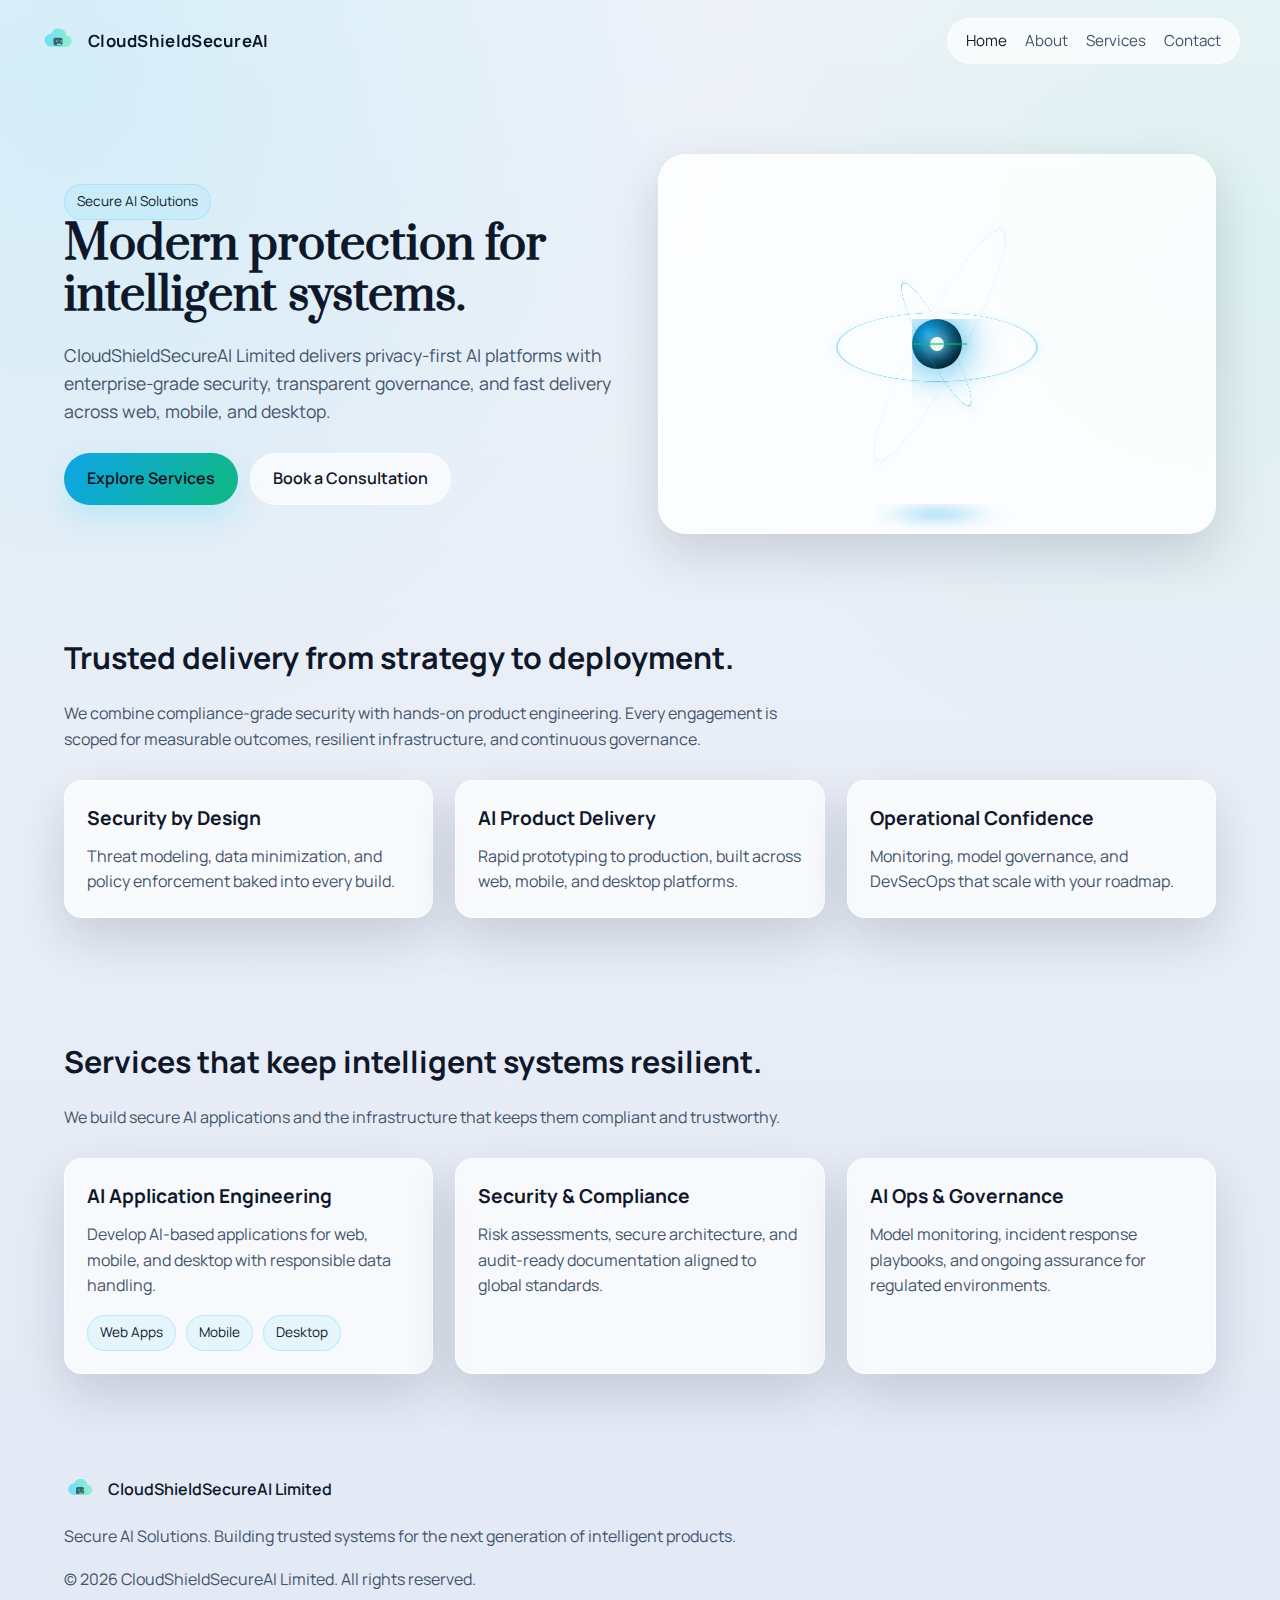
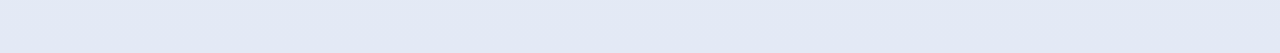
<file: index.html>
<!DOCTYPE html>
<html lang="en">
  <head>
    <meta charset="UTF-8" />
    <meta name="viewport" content="width=device-width, initial-scale=1" />
    <title>CloudShieldSecureAI Limited | Secure AI Solutions</title>
    <link rel="stylesheet" href="assets/css/styles.css" />
    <script src="assets/js/main.js" defer></script>
  </head>
  <body>
    <header>
      <div class="container nav" aria-label="Primary">
        <a class="nav__brand" href="index.html">
          <svg width="36" height="36" viewBox="0 0 64 64" role="img" aria-label="CloudShieldSecureAI logo">
            <defs>
              <linearGradient id="logo-gradient" x1="0" x2="1">
                <stop offset="0%" stop-color="#61dafb" />
                <stop offset="100%" stop-color="#87f0c6" />
              </linearGradient>
            </defs>
            <path d="M20 42h26a10 10 0 0 0 1-20 14 14 0 0 0-27-3A9 9 0 0 0 20 42z" fill="url(#logo-gradient)" opacity="0.9" />
            <rect x="24" y="26" width="16" height="14" rx="3" fill="#0b0f1a" opacity="0.6" />
            <circle cx="30" cy="32" r="1.5" fill="#61dafb" />
            <circle cx="38" cy="32" r="1.5" fill="#61dafb" />
            <rect x="30" y="37" width="8" height="2" rx="1" fill="#87f0c6" />
          </svg>
          <span>CloudShieldSecureAI</span>
        </a>
        <button class="nav__toggle" data-nav-toggle aria-controls="primary-nav" aria-expanded="false">Menu</button>
        <nav class="nav__links" id="primary-nav" data-nav-links>
          <a href="index.html" aria-current="page">Home</a>
          <a href="about.html">About</a>
          <a href="services.html">Services</a>
          <a href="contact.html">Contact</a>
        </nav>
      </div>
    </header>

    <main>
      <section class="hero">
        <div class="container hero__grid">
          <div>
            <div class="tag">Secure AI Solutions</div>
            <h1 class="hero__title">Modern protection for intelligent systems.</h1>
            <p class="hero__subtitle">
              CloudShieldSecureAI Limited delivers privacy-first AI platforms with enterprise-grade security, transparent governance,
              and fast delivery across web, mobile, and desktop.
            </p>
            <div class="hero__actions">
              <a class="button button--primary" href="services.html">Explore Services</a>
              <a class="button button--ghost" href="contact.html">Book a Consultation</a>
            </div>
          </div>
          <div class="hero__art hologram-container" aria-hidden="true">
            <div class="hologram-stage">
              <div class="hologram-cloud">
                <div class="cloud-ring r1"></div>
                <div class="cloud-ring r2"></div>
                <div class="cloud-ring r3"></div>
                <div class="bot-core">
                  <div class="bot-eye"></div>
                  <div class="bot-scanner"></div>
                </div>
              </div>
              <div class="hologram-emitter"></div>
            </div>
          </div>
        </div>
      </section>

      <section class="section">
        <div class="container">
          <h2 class="section__title">Trusted delivery from strategy to deployment.</h2>
          <p class="section__copy">
            We combine compliance-grade security with hands-on product engineering. Every engagement is scoped for measurable outcomes,
            resilient infrastructure, and continuous governance.
          </p>
          <div class="grid">
            <article class="glass-card">
              <h3>Security by Design</h3>
              <p>Threat modeling, data minimization, and policy enforcement baked into every build.</p>
            </article>
            <article class="glass-card">
              <h3>AI Product Delivery</h3>
              <p>Rapid prototyping to production, built across web, mobile, and desktop platforms.</p>
            </article>
            <article class="glass-card">
              <h3>Operational Confidence</h3>
              <p>Monitoring, model governance, and DevSecOps that scale with your roadmap.</p>
            </article>
          </div>
        </div>
      </section>

      <section class="section">
        <div class="container">
          <h2 class="section__title">Services that keep intelligent systems resilient.</h2>
          <p class="section__copy">We build secure AI applications and the infrastructure that keeps them compliant and trustworthy.</p>
          <div class="grid">
            <article class="glass-card">
              <h3>AI Application Engineering</h3>
              <p>Develop AI-based applications for web, mobile, and desktop with responsible data handling.</p>
              <div class="badge-row">
                <span class="tag">Web Apps</span>
                <span class="tag">Mobile</span>
                <span class="tag">Desktop</span>
              </div>
            </article>
            <article class="glass-card">
              <h3>Security &amp; Compliance</h3>
              <p>Risk assessments, secure architecture, and audit-ready documentation aligned to global standards.</p>
            </article>
            <article class="glass-card">
              <h3>AI Ops &amp; Governance</h3>
              <p>Model monitoring, incident response playbooks, and ongoing assurance for regulated environments.</p>
            </article>
          </div>
        </div>
      </section>
    </main>

    <footer class="footer">
      <div class="container footer__grid">
        <div class="footer__brand">
          <svg width="32" height="32" viewBox="0 0 64 64" role="img" aria-label="CloudShieldSecureAI logo">
            <defs>
              <linearGradient id="logo-gradient-footer" x1="0" x2="1">
                <stop offset="0%" stop-color="#61dafb" />
                <stop offset="100%" stop-color="#87f0c6" />
              </linearGradient>
            </defs>
            <path d="M20 42h26a10 10 0 0 0 1-20 14 14 0 0 0-27-3A9 9 0 0 0 20 42z" fill="url(#logo-gradient-footer)" opacity="0.9" />
            <rect x="24" y="26" width="16" height="14" rx="3" fill="#0b0f1a" opacity="0.6" />
            <circle cx="30" cy="32" r="1.5" fill="#61dafb" />
            <circle cx="38" cy="32" r="1.5" fill="#61dafb" />
            <rect x="30" y="37" width="8" height="2" rx="1" fill="#87f0c6" />
          </svg>
          <span>CloudShieldSecureAI Limited</span>
        </div>
        <p>Secure AI Solutions. Building trusted systems for the next generation of intelligent products.</p>
        <p>&copy; 2026 CloudShieldSecureAI Limited. All rights reserved.</p>
      </div>
    </footer>
  </body>
</html>
</file>
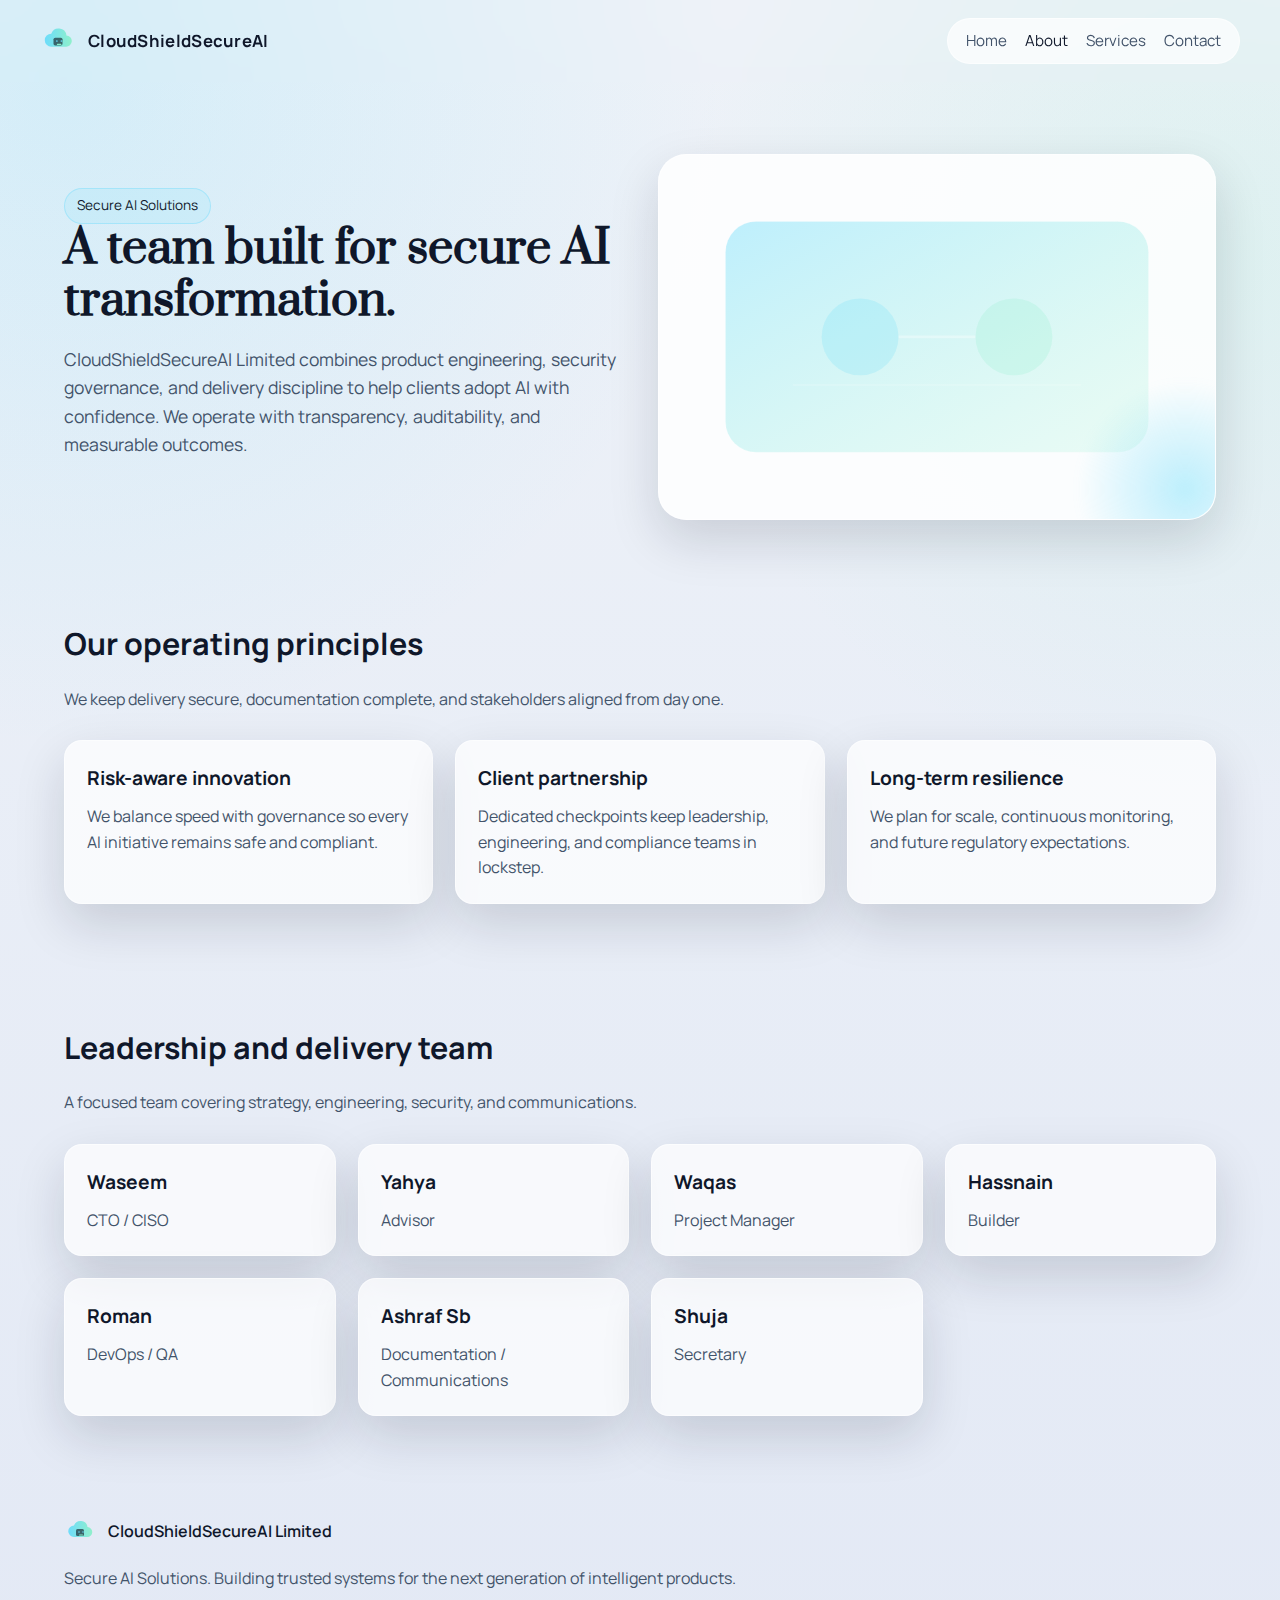
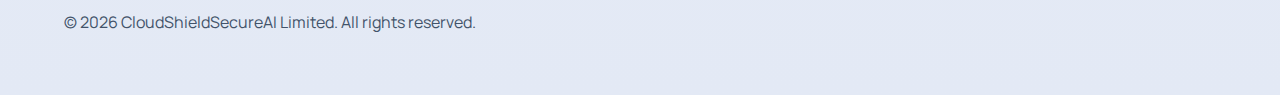
<file: about.html>
<!DOCTYPE html>
<html lang="en">
  <head>
    <meta charset="UTF-8" />
    <meta name="viewport" content="width=device-width, initial-scale=1" />
    <title>About | CloudShieldSecureAI Limited</title>
    <link rel="stylesheet" href="assets/css/styles.css" />
    <script src="assets/js/main.js" defer></script>
  </head>
  <body>
    <header>
      <div class="container nav" aria-label="Primary">
        <a class="nav__brand" href="index.html">
          <svg width="36" height="36" viewBox="0 0 64 64" role="img" aria-label="CloudShieldSecureAI logo">
            <defs>
              <linearGradient id="logo-gradient" x1="0" x2="1">
                <stop offset="0%" stop-color="#61dafb" />
                <stop offset="100%" stop-color="#87f0c6" />
              </linearGradient>
            </defs>
            <path d="M20 42h26a10 10 0 0 0 1-20 14 14 0 0 0-27-3A9 9 0 0 0 20 42z" fill="url(#logo-gradient)" opacity="0.9" />
            <rect x="24" y="26" width="16" height="14" rx="3" fill="#0b0f1a" opacity="0.6" />
            <circle cx="30" cy="32" r="1.5" fill="#61dafb" />
            <circle cx="38" cy="32" r="1.5" fill="#61dafb" />
            <rect x="30" y="37" width="8" height="2" rx="1" fill="#87f0c6" />
          </svg>
          <span>CloudShieldSecureAI</span>
        </a>
        <button class="nav__toggle" data-nav-toggle aria-controls="primary-nav" aria-expanded="false">Menu</button>
        <nav class="nav__links" id="primary-nav" data-nav-links>
          <a href="index.html">Home</a>
          <a href="about.html" aria-current="page">About</a>
          <a href="services.html">Services</a>
          <a href="contact.html">Contact</a>
        </nav>
      </div>
    </header>

    <main>
      <section class="hero">
        <div class="container hero__grid">
          <div>
            <div class="tag">Secure AI Solutions</div>
            <h1 class="hero__title">A team built for secure AI transformation.</h1>
            <p class="hero__subtitle">
              CloudShieldSecureAI Limited combines product engineering, security governance, and delivery discipline to help clients
              adopt AI with confidence. We operate with transparency, auditability, and measurable outcomes.
            </p>
          </div>
          <div class="hero__art" aria-hidden="true">
            <div class="hero__orb"></div>
            <svg viewBox="0 0 520 320" role="img" aria-label="Team collaboration visualization">
              <defs>
                <linearGradient id="team-glass" x1="0" y1="0" x2="1" y2="1">
                  <stop offset="0%" stop-color="#61dafb" stop-opacity="0.4" />
                  <stop offset="100%" stop-color="#87f0c6" stop-opacity="0.15" />
                </linearGradient>
              </defs>
              <rect x="40" y="40" width="440" height="240" rx="32" fill="url(#team-glass)" stroke="#ffffff" stroke-opacity="0.2" />
              <circle cx="180" cy="160" r="40" fill="#61dafb" opacity="0.2" />
              <circle cx="340" cy="160" r="40" fill="#87f0c6" opacity="0.2" />
              <path d="M220 160h80" stroke="#ffffff" stroke-opacity="0.35" stroke-width="3" />
              <path d="M110 210h300" stroke="#ffffff" stroke-opacity="0.15" stroke-width="2" />
            </svg>
          </div>
        </div>
      </section>

      <section class="section">
        <div class="container">
          <h2 class="section__title">Our operating principles</h2>
          <p class="section__copy">We keep delivery secure, documentation complete, and stakeholders aligned from day one.</p>
          <div class="grid">
            <article class="glass-card">
              <h3>Risk-aware innovation</h3>
              <p>We balance speed with governance so every AI initiative remains safe and compliant.</p>
            </article>
            <article class="glass-card">
              <h3>Client partnership</h3>
              <p>Dedicated checkpoints keep leadership, engineering, and compliance teams in lockstep.</p>
            </article>
            <article class="glass-card">
              <h3>Long-term resilience</h3>
              <p>We plan for scale, continuous monitoring, and future regulatory expectations.</p>
            </article>
          </div>
        </div>
      </section>

      <section class="section">
        <div class="container">
          <h2 class="section__title">Leadership and delivery team</h2>
          <p class="section__copy">A focused team covering strategy, engineering, security, and communications.</p>
          <div class="grid">
            <article class="glass-card">
              <h3>Waseem</h3>
              <p>CTO / CISO</p>
            </article>
            <article class="glass-card">
              <h3>Yahya</h3>
              <p>Advisor</p>
            </article>
            <article class="glass-card">
              <h3>Waqas</h3>
              <p>Project Manager</p>
            </article>
            <article class="glass-card">
              <h3>Hassnain</h3>
              <p>Builder</p>
            </article>
            <article class="glass-card">
              <h3>Roman</h3>
              <p>DevOps / QA</p>
            </article>
            <article class="glass-card">
              <h3>Ashraf Sb</h3>
              <p>Documentation / Communications</p>
            </article>
            <article class="glass-card">
              <h3>Shuja</h3>
              <p>Secretary</p>
            </article>
          </div>
        </div>
      </section>
    </main>

    <footer class="footer">
      <div class="container footer__grid">
        <div class="footer__brand">
          <svg width="32" height="32" viewBox="0 0 64 64" role="img" aria-label="CloudShieldSecureAI logo">
            <defs>
              <linearGradient id="logo-gradient-footer" x1="0" x2="1">
                <stop offset="0%" stop-color="#61dafb" />
                <stop offset="100%" stop-color="#87f0c6" />
              </linearGradient>
            </defs>
            <path d="M20 42h26a10 10 0 0 0 1-20 14 14 0 0 0-27-3A9 9 0 0 0 20 42z" fill="url(#logo-gradient-footer)" opacity="0.9" />
            <rect x="24" y="26" width="16" height="14" rx="3" fill="#0b0f1a" opacity="0.6" />
            <circle cx="30" cy="32" r="1.5" fill="#61dafb" />
            <circle cx="38" cy="32" r="1.5" fill="#61dafb" />
            <rect x="30" y="37" width="8" height="2" rx="1" fill="#87f0c6" />
          </svg>
          <span>CloudShieldSecureAI Limited</span>
        </div>
        <p>Secure AI Solutions. Building trusted systems for the next generation of intelligent products.</p>
        <p>&copy; 2026 CloudShieldSecureAI Limited. All rights reserved.</p>
      </div>
    </footer>
  </body>
</html>
</file>
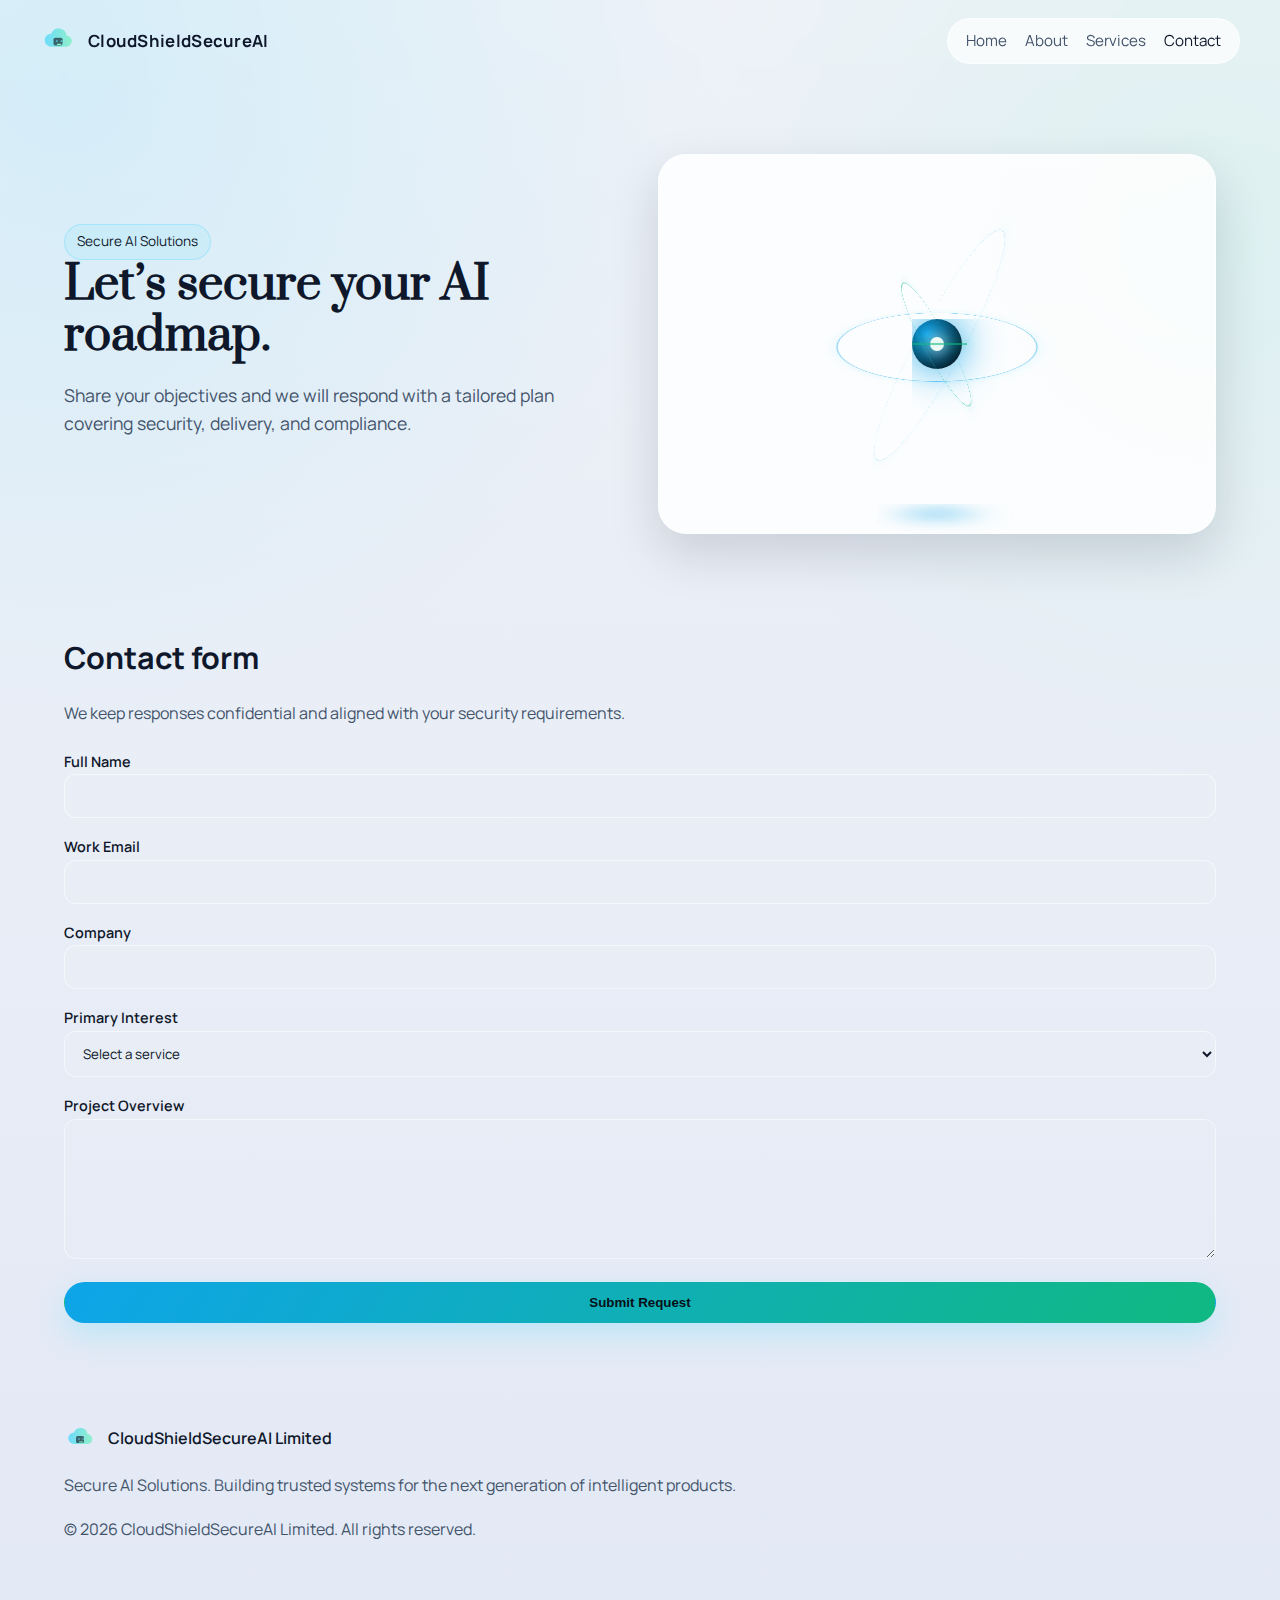
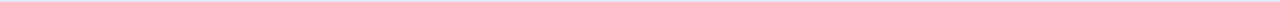
<file: contact.html>
<!DOCTYPE html>
<html lang="en">
  <head>
    <meta charset="UTF-8" />
    <meta name="viewport" content="width=device-width, initial-scale=1" />
    <title>Contact | CloudShieldSecureAI Limited</title>
    <link rel="stylesheet" href="assets/css/styles.css" />
    <script src="assets/js/main.js" defer></script>
  </head>
  <body>
    <header>
      <div class="container nav" aria-label="Primary">
        <a class="nav__brand" href="index.html">
          <svg width="36" height="36" viewBox="0 0 64 64" role="img" aria-label="CloudShieldSecureAI logo">
            <defs>
              <linearGradient id="logo-gradient" x1="0" x2="1">
                <stop offset="0%" stop-color="#61dafb" />
                <stop offset="100%" stop-color="#87f0c6" />
              </linearGradient>
            </defs>
            <path d="M20 42h26a10 10 0 0 0 1-20 14 14 0 0 0-27-3A9 9 0 0 0 20 42z" fill="url(#logo-gradient)" opacity="0.9" />
            <rect x="24" y="26" width="16" height="14" rx="3" fill="#0b0f1a" opacity="0.6" />
            <circle cx="30" cy="32" r="1.5" fill="#61dafb" />
            <circle cx="38" cy="32" r="1.5" fill="#61dafb" />
            <rect x="30" y="37" width="8" height="2" rx="1" fill="#87f0c6" />
          </svg>
          <span>CloudShieldSecureAI</span>
        </a>
        <button class="nav__toggle" data-nav-toggle aria-controls="primary-nav" aria-expanded="false">Menu</button>
        <nav class="nav__links" id="primary-nav" data-nav-links>
          <a href="index.html">Home</a>
          <a href="about.html">About</a>
          <a href="services.html">Services</a>
          <a href="contact.html" aria-current="page">Contact</a>
        </nav>
      </div>
    </header>

    <main>
      <section class="hero">
        <div class="container hero__grid">
          <div>
            <div class="tag">Secure AI Solutions</div>
            <h1 class="hero__title">Let’s secure your AI roadmap.</h1>
            <p class="hero__subtitle">
              Share your objectives and we will respond with a tailored plan covering security, delivery, and compliance.
            </p>
          </div>
          <div class="hero__art hologram-container" aria-hidden="true">
            <div class="hologram-stage">
              <div class="hologram-cloud">
                <div class="cloud-ring r1"></div>
                <div class="cloud-ring r2"></div>
                <div class="cloud-ring r3"></div>
                <div class="bot-core">
                  <div class="bot-eye"></div>
                  <div class="bot-scanner"></div>
                </div>
              </div>
              <div class="hologram-emitter"></div>
            </div>
          </div>
        </div>
      </section>

      <section class="section">
        <div class="container">
          <h2 class="section__title">Contact form</h2>
          <p class="section__copy">We keep responses confidential and aligned with your security requirements.</p>
          <form class="form" action="#" method="post">
            <div>
              <label for="name">Full Name</label>
              <input id="name" name="name" type="text" autocomplete="name" required />
            </div>
            <div>
              <label for="email">Work Email</label>
              <input id="email" name="email" type="email" autocomplete="email" required />
            </div>
            <div>
              <label for="company">Company</label>
              <input id="company" name="company" type="text" autocomplete="organization" />
            </div>
            <div>
              <label for="interest">Primary Interest</label>
              <select id="interest" name="interest" required>
                <option value="" disabled selected>Select a service</option>
                <option value="ai-apps">AI Application Engineering</option>
                <option value="security">Security &amp; Compliance</option>
                <option value="governance">AI Ops &amp; Governance</option>
              </select>
            </div>
            <div>
              <label for="message">Project Overview</label>
              <textarea id="message" name="message" required></textarea>
            </div>
            <button class="button button--primary" type="submit">Submit Request</button>
          </form>
        </div>
      </section>
    </main>

    <footer class="footer">
      <div class="container footer__grid">
        <div class="footer__brand">
          <svg width="32" height="32" viewBox="0 0 64 64" role="img" aria-label="CloudShieldSecureAI logo">
            <defs>
              <linearGradient id="logo-gradient-footer" x1="0" x2="1">
                <stop offset="0%" stop-color="#61dafb" />
                <stop offset="100%" stop-color="#87f0c6" />
              </linearGradient>
            </defs>
            <path d="M20 42h26a10 10 0 0 0 1-20 14 14 0 0 0-27-3A9 9 0 0 0 20 42z" fill="url(#logo-gradient-footer)" opacity="0.9" />
            <rect x="24" y="26" width="16" height="14" rx="3" fill="#0b0f1a" opacity="0.6" />
            <circle cx="30" cy="32" r="1.5" fill="#61dafb" />
            <circle cx="38" cy="32" r="1.5" fill="#61dafb" />
            <rect x="30" y="37" width="8" height="2" rx="1" fill="#87f0c6" />
          </svg>
          <span>CloudShieldSecureAI Limited</span>
        </div>
        <p>Secure AI Solutions. Building trusted systems for the next generation of intelligent products.</p>
        <p>&copy; 2026 CloudShieldSecureAI Limited. All rights reserved.</p>
      </div>
    </footer>
  </body>
</html>
</file>
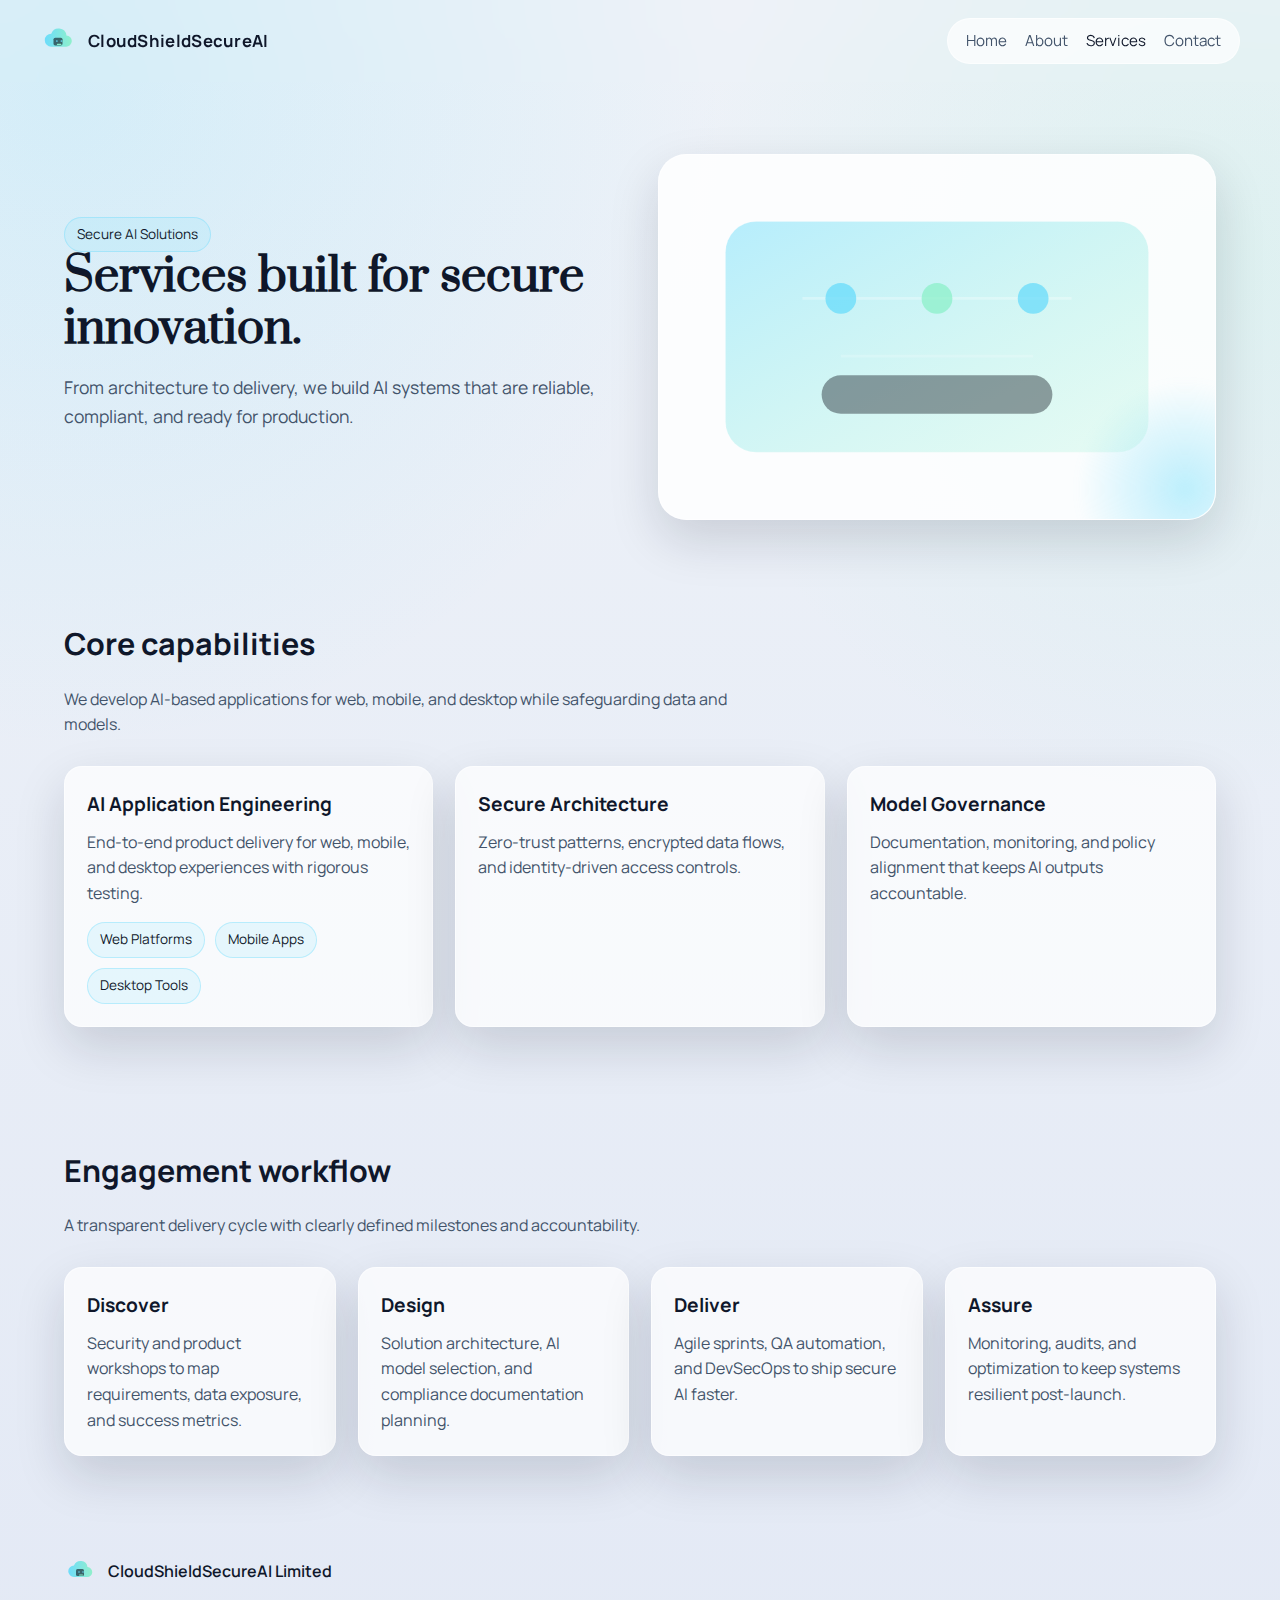
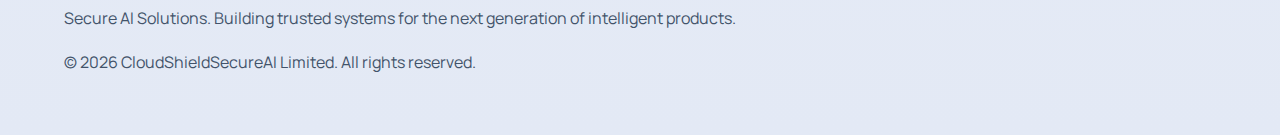
<file: services.html>
<!DOCTYPE html>
<html lang="en">
  <head>
    <meta charset="UTF-8" />
    <meta name="viewport" content="width=device-width, initial-scale=1" />
    <title>Services | CloudShieldSecureAI Limited</title>
    <link rel="stylesheet" href="assets/css/styles.css" />
    <script src="assets/js/main.js" defer></script>
  </head>
  <body>
    <header>
      <div class="container nav" aria-label="Primary">
        <a class="nav__brand" href="index.html">
          <svg width="36" height="36" viewBox="0 0 64 64" role="img" aria-label="CloudShieldSecureAI logo">
            <defs>
              <linearGradient id="logo-gradient" x1="0" x2="1">
                <stop offset="0%" stop-color="#61dafb" />
                <stop offset="100%" stop-color="#87f0c6" />
              </linearGradient>
            </defs>
            <path d="M20 42h26a10 10 0 0 0 1-20 14 14 0 0 0-27-3A9 9 0 0 0 20 42z" fill="url(#logo-gradient)" opacity="0.9" />
            <rect x="24" y="26" width="16" height="14" rx="3" fill="#0b0f1a" opacity="0.6" />
            <circle cx="30" cy="32" r="1.5" fill="#61dafb" />
            <circle cx="38" cy="32" r="1.5" fill="#61dafb" />
            <rect x="30" y="37" width="8" height="2" rx="1" fill="#87f0c6" />
          </svg>
          <span>CloudShieldSecureAI</span>
        </a>
        <button class="nav__toggle" data-nav-toggle aria-controls="primary-nav" aria-expanded="false">Menu</button>
        <nav class="nav__links" id="primary-nav" data-nav-links>
          <a href="index.html">Home</a>
          <a href="about.html">About</a>
          <a href="services.html" aria-current="page">Services</a>
          <a href="contact.html">Contact</a>
        </nav>
      </div>
    </header>

    <main>
      <section class="hero">
        <div class="container hero__grid">
          <div>
            <div class="tag">Secure AI Solutions</div>
            <h1 class="hero__title">Services built for secure innovation.</h1>
            <p class="hero__subtitle">
              From architecture to delivery, we build AI systems that are reliable, compliant, and ready for production.
            </p>
          </div>
          <div class="hero__art" aria-hidden="true">
            <div class="hero__orb"></div>
            <svg viewBox="0 0 520 320" role="img" aria-label="Service workflow visualization">
              <defs>
                <linearGradient id="service-glass" x1="0" y1="0" x2="1" y2="1">
                  <stop offset="0%" stop-color="#61dafb" stop-opacity="0.45" />
                  <stop offset="100%" stop-color="#87f0c6" stop-opacity="0.18" />
                </linearGradient>
              </defs>
              <rect x="40" y="40" width="440" height="240" rx="32" fill="url(#service-glass)" stroke="#ffffff" stroke-opacity="0.2" />
              <path d="M120 120h280" stroke="#ffffff" stroke-opacity="0.3" stroke-width="3" />
              <circle cx="160" cy="120" r="16" fill="#61dafb" opacity="0.7" />
              <circle cx="260" cy="120" r="16" fill="#87f0c6" opacity="0.7" />
              <circle cx="360" cy="120" r="16" fill="#61dafb" opacity="0.7" />
              <path d="M160 180h200" stroke="#ffffff" stroke-opacity="0.2" stroke-width="3" />
              <rect x="140" y="200" width="240" height="40" rx="20" fill="#0b0f1a" opacity="0.4" />
            </svg>
          </div>
        </div>
      </section>

      <section class="section">
        <div class="container">
          <h2 class="section__title">Core capabilities</h2>
          <p class="section__copy">We develop AI-based applications for web, mobile, and desktop while safeguarding data and models.</p>
          <div class="grid">
            <article class="glass-card">
              <h3>AI Application Engineering</h3>
              <p>End-to-end product delivery for web, mobile, and desktop experiences with rigorous testing.</p>
              <div class="badge-row">
                <span class="tag">Web Platforms</span>
                <span class="tag">Mobile Apps</span>
                <span class="tag">Desktop Tools</span>
              </div>
            </article>
            <article class="glass-card">
              <h3>Secure Architecture</h3>
              <p>Zero-trust patterns, encrypted data flows, and identity-driven access controls.</p>
            </article>
            <article class="glass-card">
              <h3>Model Governance</h3>
              <p>Documentation, monitoring, and policy alignment that keeps AI outputs accountable.</p>
            </article>
          </div>
        </div>
      </section>

      <section class="section">
        <div class="container">
          <h2 class="section__title">Engagement workflow</h2>
          <p class="section__copy">A transparent delivery cycle with clearly defined milestones and accountability.</p>
          <div class="grid">
            <article class="glass-card">
              <h3>Discover</h3>
              <p>Security and product workshops to map requirements, data exposure, and success metrics.</p>
            </article>
            <article class="glass-card">
              <h3>Design</h3>
              <p>Solution architecture, AI model selection, and compliance documentation planning.</p>
            </article>
            <article class="glass-card">
              <h3>Deliver</h3>
              <p>Agile sprints, QA automation, and DevSecOps to ship secure AI faster.</p>
            </article>
            <article class="glass-card">
              <h3>Assure</h3>
              <p>Monitoring, audits, and optimization to keep systems resilient post-launch.</p>
            </article>
          </div>
        </div>
      </section>
    </main>

    <footer class="footer">
      <div class="container footer__grid">
        <div class="footer__brand">
          <svg width="32" height="32" viewBox="0 0 64 64" role="img" aria-label="CloudShieldSecureAI logo">
            <defs>
              <linearGradient id="logo-gradient-footer" x1="0" x2="1">
                <stop offset="0%" stop-color="#61dafb" />
                <stop offset="100%" stop-color="#87f0c6" />
              </linearGradient>
            </defs>
            <path d="M20 42h26a10 10 0 0 0 1-20 14 14 0 0 0-27-3A9 9 0 0 0 20 42z" fill="url(#logo-gradient-footer)" opacity="0.9" />
            <rect x="24" y="26" width="16" height="14" rx="3" fill="#0b0f1a" opacity="0.6" />
            <circle cx="30" cy="32" r="1.5" fill="#61dafb" />
            <circle cx="38" cy="32" r="1.5" fill="#61dafb" />
            <rect x="30" y="37" width="8" height="2" rx="1" fill="#87f0c6" />
          </svg>
          <span>CloudShieldSecureAI Limited</span>
        </div>
        <p>Secure AI Solutions. Building trusted systems for the next generation of intelligent products.</p>
        <p>&copy; 2026 CloudShieldSecureAI Limited. All rights reserved.</p>
      </div>
    </footer>
  </body>
</html>
</file>
<file: assets/css/styles.css>
@import url("https://fonts.googleapis.com/css2?family=Manrope:wght@300;400;500;600;700&family=Prata&display=swap");

:root {
  color-scheme: light dark;
  --bg: #0b0f1a;
  --bg-2: #10192c;
  --text: #e7edf7;
  --muted: #b7c3d9;
  --accent: #61dafb;
  --accent-2: #87f0c6;
  --glass: rgba(255, 255, 255, 0.08);
  --glass-strong: rgba(255, 255, 255, 0.16);
  --glass-border: rgba(255, 255, 255, 0.2);
  --shadow: 0 20px 60px rgba(5, 10, 20, 0.55);
  --radius-lg: 28px;
  --radius-md: 18px;
  --max-width: 1200px;
}

@media (prefers-color-scheme: light) {
  :root {
    --bg: #eef2f8;
    --bg-2: #e3e9f5;
    --text: #0f172a;
    --muted: #42536a;
    --accent: #0ea5e9;
    --accent-2: #10b981;
    --glass: rgba(255, 255, 255, 0.7);
    --glass-strong: rgba(255, 255, 255, 0.85);
    --glass-border: rgba(255, 255, 255, 0.55);
    --shadow: 0 20px 50px rgba(15, 23, 42, 0.15);
  }
}

* {
  box-sizing: border-box;
  margin: 0;
  padding: 0;
}

body {
  font-family: "Manrope", "Segoe UI", sans-serif;
  background: radial-gradient(1200px circle at 5% 5%, rgba(97, 218, 251, 0.18), transparent 55%),
    radial-gradient(900px circle at 95% 15%, rgba(135, 240, 198, 0.15), transparent 60%),
    linear-gradient(180deg, var(--bg), var(--bg-2));
  color: var(--text);
  min-height: 100vh;
  line-height: 1.6;
}

a {
  color: inherit;
  text-decoration: none;
}

img,
svg {
  max-width: 100%;
  display: block;
}

.container {
  width: min(100%, var(--max-width));
  margin: 0 auto;
  padding: 0 24px;
}

header {
  position: sticky;
  top: 0;
  z-index: 50;
  backdrop-filter: blur(18px);
}

.nav {
  display: flex;
  align-items: center;
  justify-content: space-between;
  gap: 16px;
  padding: 18px 0;
}

.nav__brand {
  display: flex;
  align-items: center;
  gap: 12px;
  font-weight: 700;
  letter-spacing: 0.3px;
}

.nav__brand span {
  font-size: 1.05rem;
}

.nav__links {
  display: flex;
  align-items: center;
  gap: 18px;
  background: var(--glass);
  border: 1px solid var(--glass-border);
  padding: 10px 18px;
  border-radius: 999px;
}

.nav__links a {
  font-size: 0.95rem;
  color: var(--muted);
  transition: color 0.3s ease;
}

.nav__links a:hover,
.nav__links a[aria-current="page"] {
  color: var(--text);
}

.nav__toggle {
  display: none;
  background: var(--glass);
  border: 1px solid var(--glass-border);
  border-radius: 999px;
  padding: 8px 14px;
  color: var(--text);
  font-weight: 600;
}

.hero {
  padding: 72px 0 40px;
}

.hero__grid {
  display: grid;
  grid-template-columns: repeat(auto-fit, minmax(280px, 1fr));
  gap: 36px;
  align-items: center;
}

.hero__title {
  font-family: "Prata", "Times New Roman", serif;
  font-size: clamp(2.4rem, 3.5vw, 3.8rem);
  line-height: 1.15;
  margin-bottom: 18px;
}

.hero__subtitle {
  font-size: 1.1rem;
  color: var(--muted);
  margin-bottom: 28px;
}

.hero__actions {
  display: flex;
  flex-wrap: wrap;
  gap: 12px;
}

.button {
  display: inline-flex;
  align-items: center;
  justify-content: center;
  gap: 8px;
  padding: 12px 22px;
  border-radius: 999px;
  border: 1px solid transparent;
  font-weight: 600;
  transition: transform 0.3s ease, box-shadow 0.3s ease;
}

.button--primary {
  background: linear-gradient(120deg, var(--accent), var(--accent-2));
  color: #071018;
  box-shadow: 0 12px 30px rgba(97, 218, 251, 0.3);
}

.button--ghost {
  background: var(--glass);
  border-color: var(--glass-border);
  color: var(--text);
}

.button:hover {
  transform: translateY(-2px);
}

.hero__art {
  position: relative;
  padding: 28px;
  border-radius: var(--radius-lg);
  background: var(--glass-strong);
  border: 1px solid var(--glass-border);
  box-shadow: var(--shadow);
  overflow: hidden;
}

.hero__art svg {
  width: 100%;
  height: auto;
}

.hero__orb {
  position: absolute;
  inset: auto -80px -80px auto;
  width: 220px;
  height: 220px;
  background: radial-gradient(circle, rgba(97, 218, 251, 0.4), transparent 70%);
  filter: blur(4px);
  animation: float 10s ease-in-out infinite;
}

.section {
  padding: 60px 0;
}

.section__title {
  font-size: 1.9rem;
  margin-bottom: 18px;
}

.section__copy {
  color: var(--muted);
  max-width: 720px;
}

.grid {
  display: grid;
  grid-template-columns: repeat(auto-fit, minmax(240px, 1fr));
  gap: 22px;
  margin-top: 28px;
}

.glass-card {
  background: var(--glass);
  border: 1px solid var(--glass-border);
  border-radius: var(--radius-md);
  padding: 22px;
  box-shadow: var(--shadow);
}

.glass-card h3 {
  font-size: 1.2rem;
  margin-bottom: 10px;
}

.glass-card p {
  color: var(--muted);
}

.list {
  display: grid;
  gap: 12px;
  margin-top: 16px;
  color: var(--muted);
}

.tag {
  display: inline-flex;
  align-items: center;
  gap: 6px;
  font-size: 0.85rem;
  padding: 6px 12px;
  border-radius: 999px;
  background: rgba(97, 218, 251, 0.12);
  border: 1px solid rgba(97, 218, 251, 0.35);
}

.footer {
  padding: 40px 0 60px;
  color: var(--muted);
}

.footer__grid {
  display: grid;
  gap: 18px;
}

.footer__brand {
  display: flex;
  align-items: center;
  gap: 12px;
  font-weight: 600;
  color: var(--text);
}

.form {
  display: grid;
  gap: 16px;
  margin-top: 22px;
}

.form label {
  font-weight: 600;
  font-size: 0.9rem;
}

.form input,
.form textarea,
.form select {
  width: 100%;
  padding: 12px 14px;
  border-radius: 12px;
  border: 1px solid var(--glass-border);
  background: rgba(255, 255, 255, 0.06);
  color: var(--text);
  font-family: inherit;
}

.form textarea {
  min-height: 140px;
  resize: vertical;
}

.badge-row {
  display: flex;
  flex-wrap: wrap;
  gap: 10px;
  margin-top: 16px;
}

@keyframes float {
  0%,
  100% {
    transform: translateY(0px);
  }
  50% {
    transform: translateY(-12px);
  }
}

@media (max-width: 860px) {
  header {
    background: rgba(5, 10, 20, 0.55);
  }

  .nav__toggle {
    display: inline-flex;
  }

  .nav__links {
    position: absolute;
    top: 72px;
    right: 24px;
    flex-direction: column;
    align-items: flex-start;
    gap: 12px;
    padding: 16px 18px;
    opacity: 0;
    pointer-events: none;
    transform: translateY(-10px);
    transition: opacity 0.3s ease, transform 0.3s ease;
  }

  .nav__links.is-open {
    opacity: 1;
    pointer-events: auto;
    transform: translateY(0px);
  }
}

@media (prefers-reduced-motion: reduce) {
  * {
    animation: none !important;
    transition-duration: 0.01ms !important;
  }
}

/* Hologram */
.hologram-container {
  display: flex;
  align-items: center;
  justify-content: center;
  min-height: 380px;
  perspective: 1000px;
  background: var(--glass-strong);
}

.hologram-stage {
  position: relative;
  width: 200px;
  height: 200px;
  transform-style: preserve-3d;
  animation: float 6s ease-in-out infinite;
}

.hologram-cloud {
  position: absolute;
  inset: 0;
  transform-style: preserve-3d;
  animation: spin 20s linear infinite;
}

.cloud-ring {
  position: absolute;
  top: 50%;
  left: 50%;
  border-radius: 50%;
  border: 1px solid var(--accent);
  box-shadow: 0 0 15px rgba(97, 218, 251, 0.3);
  opacity: 0.6;
}

.r1 {
  width: 100%;
  height: 100%;
  transform: translate(-50%, -50%) rotateX(70deg);
}

.r2 {
  width: 70%;
  height: 70%;
  transform: translate(-50%, -50%) rotateX(70deg) rotateY(60deg);
  border-color: var(--accent-2);
}

.r3 {
  width: 130%;
  height: 130%;
  transform: translate(-50%, -50%) rotateX(70deg) rotateY(-60deg);
  border-style: dashed;
  opacity: 0.3;
}

.bot-core {
  position: absolute;
  top: 50%;
  left: 50%;
  width: 50px;
  height: 50px;
  background: radial-gradient(circle at 30% 30%, var(--accent), #000);
  border-radius: 50%;
  transform: translate(-50%, -50%);
  box-shadow: 0 0 40px var(--accent);
  display: flex;
  align-items: center;
  justify-content: center;
  animation: float 4s ease-in-out infinite alternate-reverse;
}

.bot-eye {
  width: 14px;
  height: 14px;
  background: #fff;
  border-radius: 50%;
  box-shadow: 0 0 15px #fff;
  animation: blink 4s infinite;
}

.bot-scanner {
  position: absolute;
  top: 50%;
  left: 50%;
  width: 120%;
  height: 2px;
  background: var(--accent-2);
  transform: translate(-50%, -50%);
  animation: scan 3s linear infinite;
  opacity: 0.6;
  box-shadow: 0 0 10px var(--accent-2);
}

.hologram-emitter {
  position: absolute;
  bottom: -90px;
  left: 50%;
  width: 120px;
  height: 40px;
  background: radial-gradient(ellipse at center, var(--accent) 0%, transparent 70%);
  transform: translateX(-50%) rotateX(70deg);
  opacity: 0.5;
  filter: blur(12px);
  animation: pulse-glow 3s ease-in-out infinite;
}

@keyframes spin {
  from { transform: rotateY(0deg); }
  to { transform: rotateY(360deg); }
}

@keyframes blink {
  0%, 90%, 100% { transform: scaleY(1); }
  95% { transform: scaleY(0.1); }
}

@keyframes scan {
  0% { transform: translate(-50%, -50%) rotate(0deg); }
  100% { transform: translate(-50%, -50%) rotate(360deg); }
}

@keyframes pulse-glow {
  0%, 100% { opacity: 0.3; transform: translateX(-50%) rotateX(70deg) scale(0.9); }
  50% { opacity: 0.6; transform: translateX(-50%) rotateX(70deg) scale(1.1); }
}
</file>
